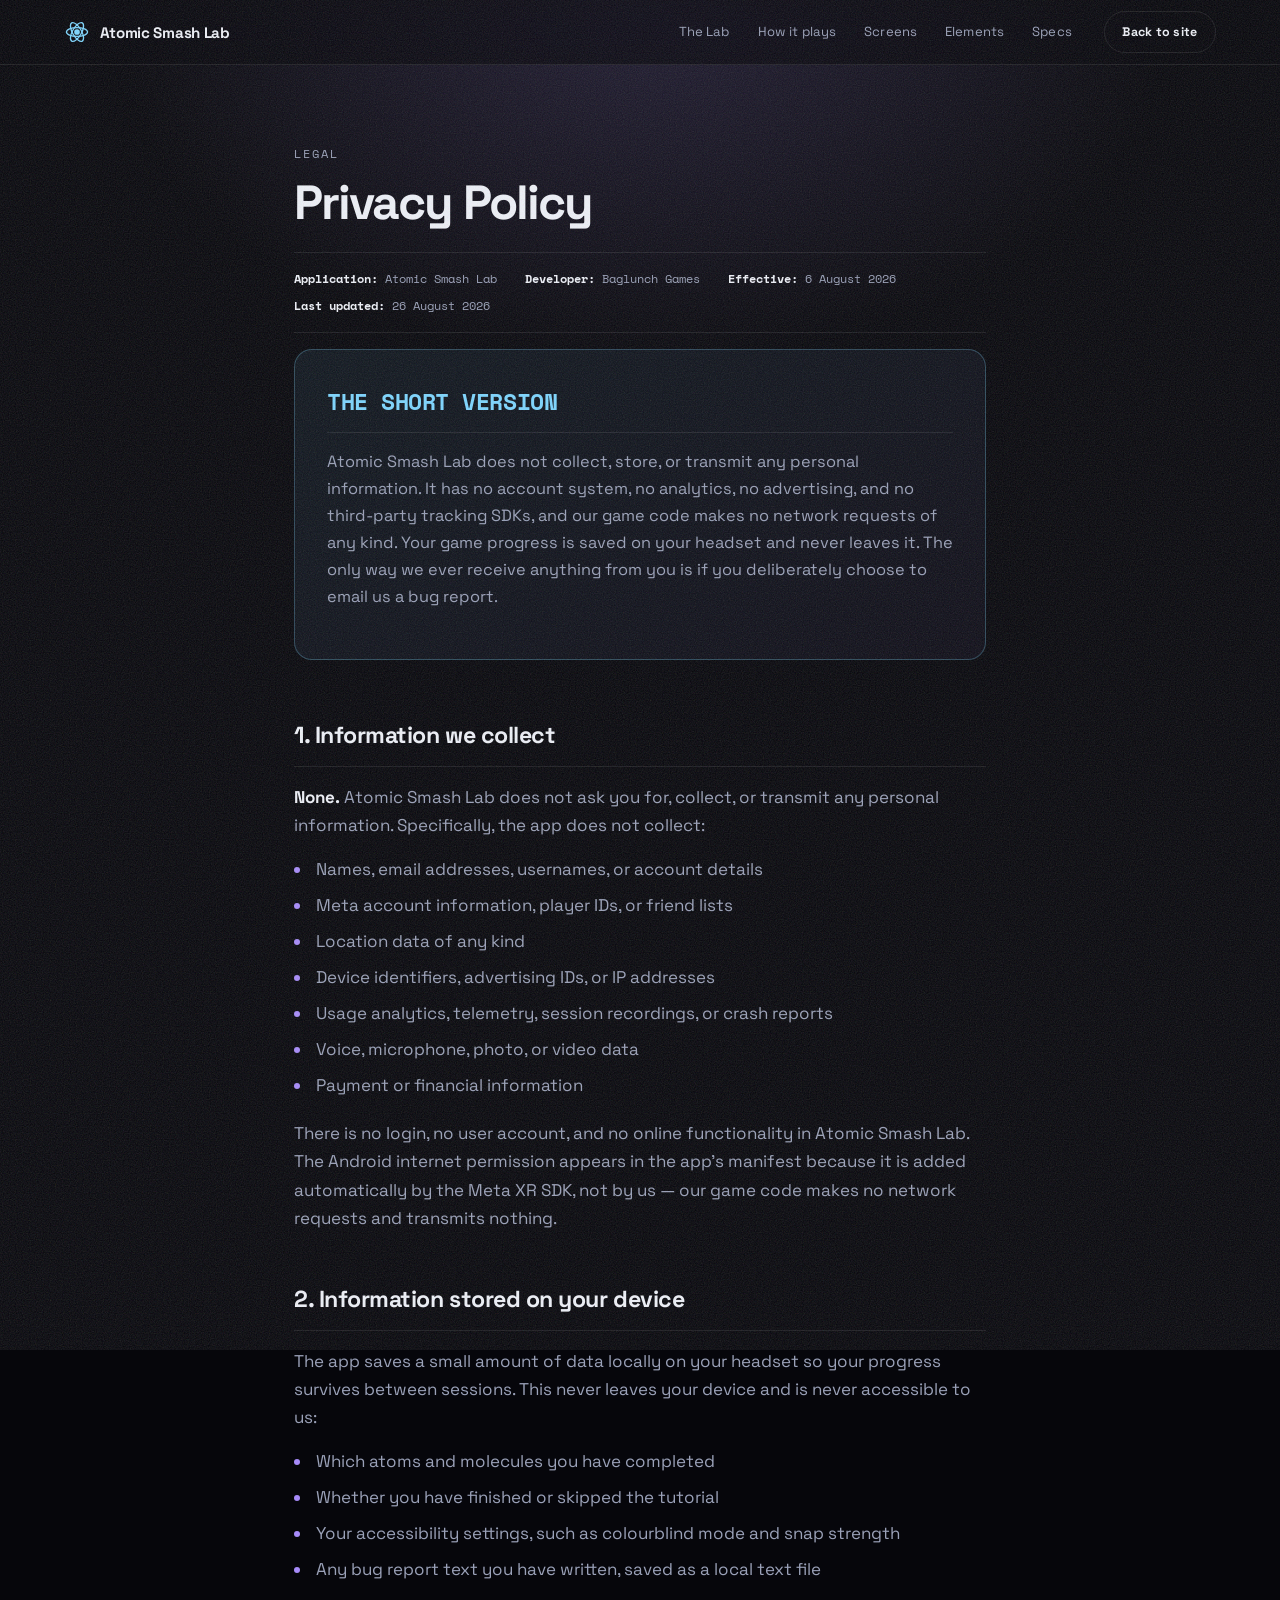
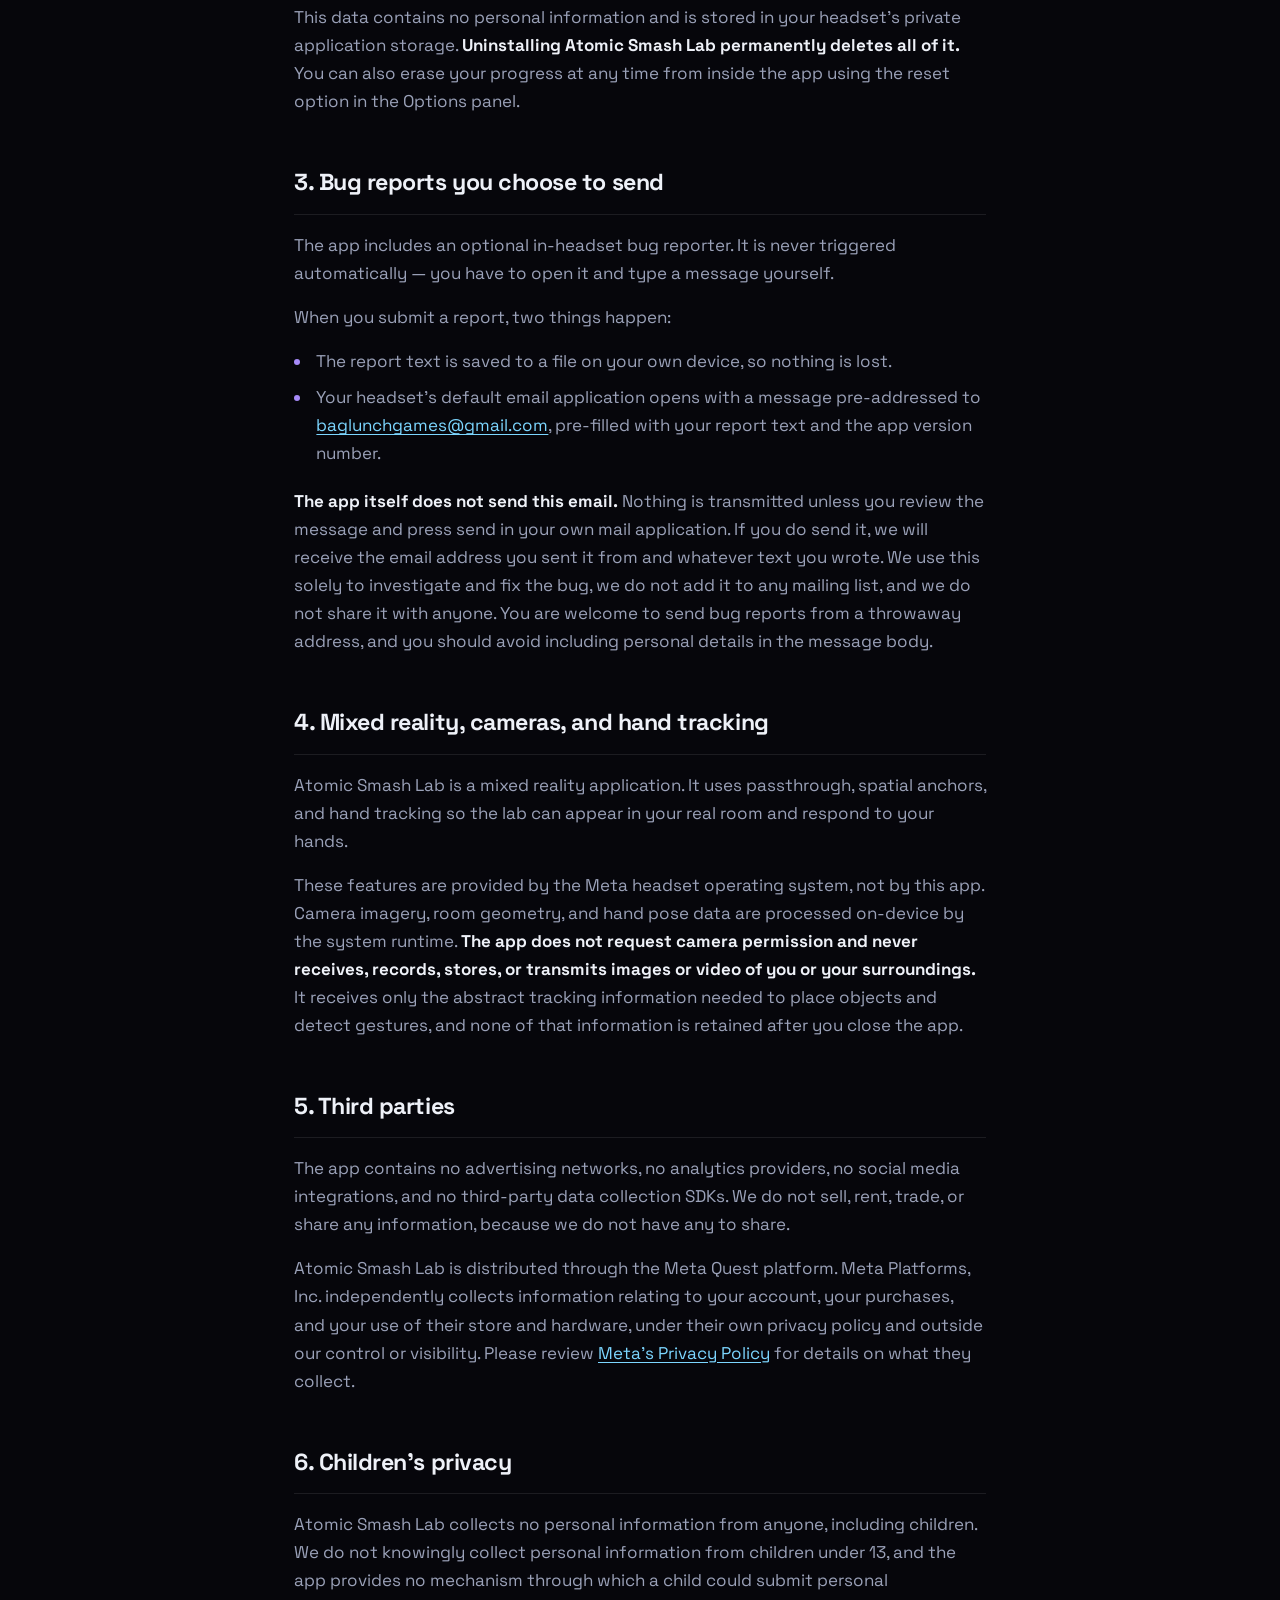
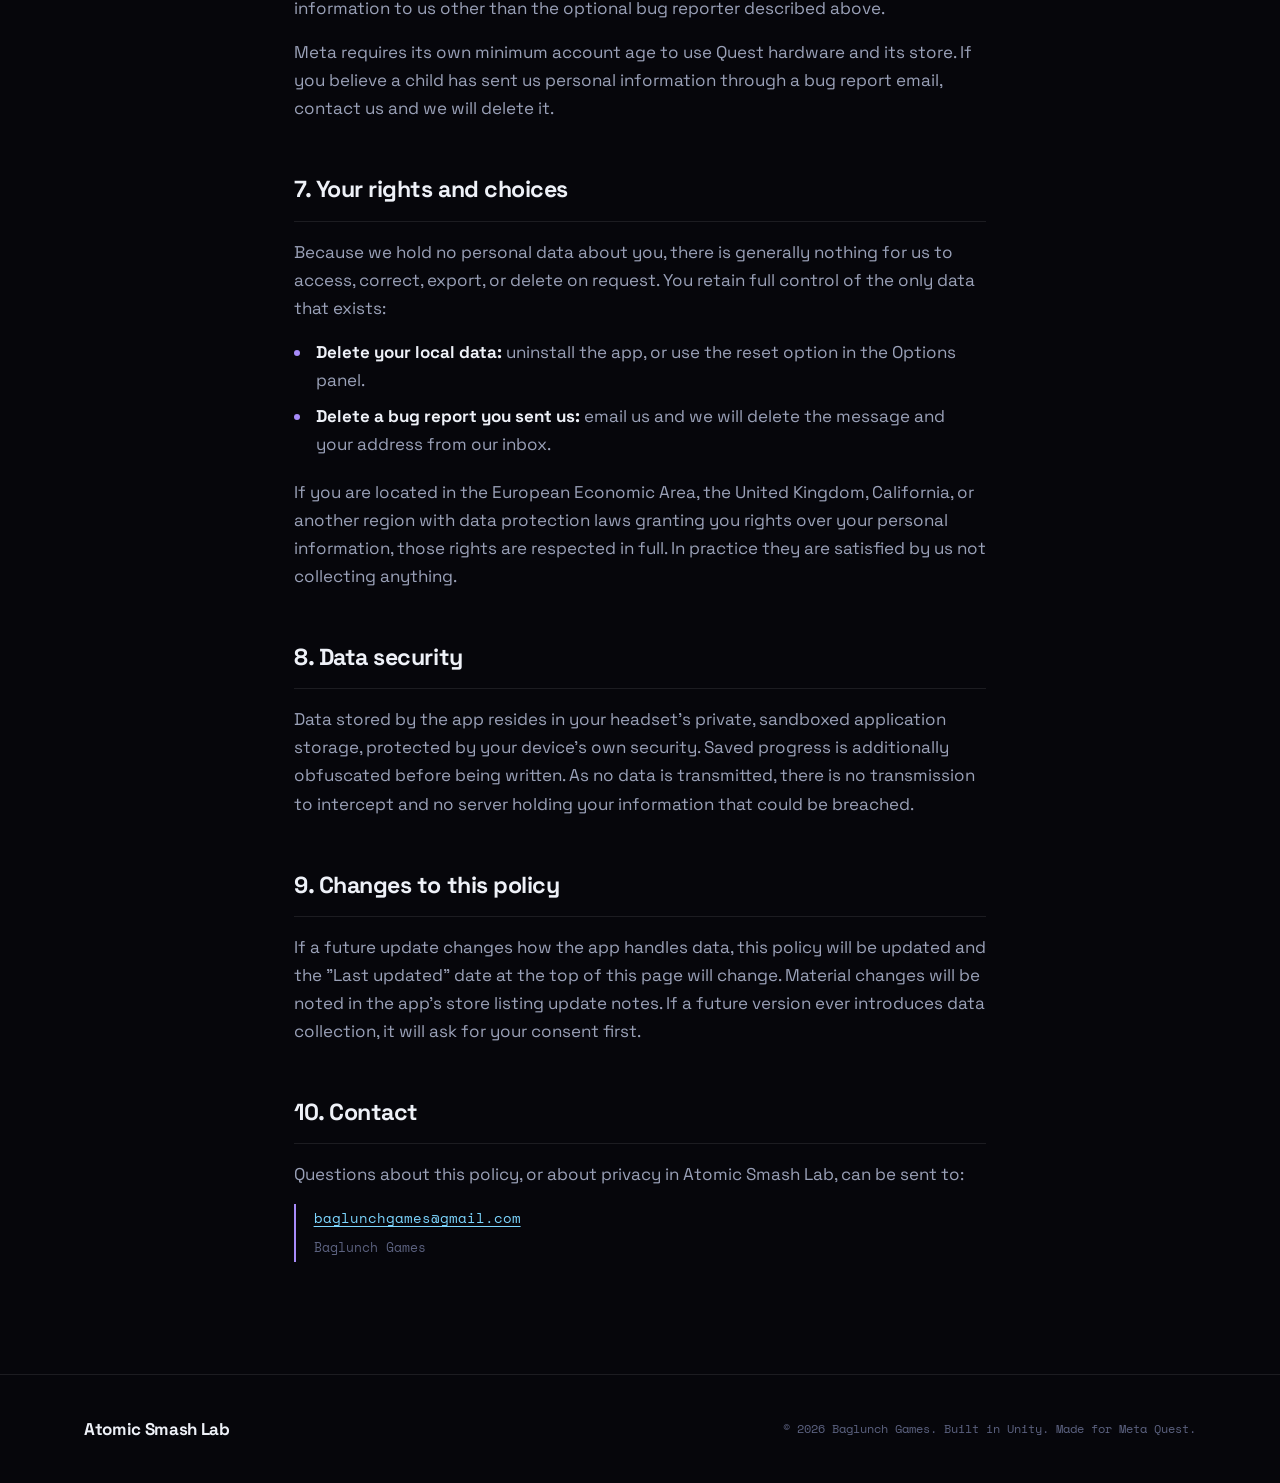
<file: privacy.html>
<!DOCTYPE html>
<html lang="en">
<head>
<meta charset="UTF-8">
<meta name="viewport" content="width=device-width, initial-scale=1">
<title>Privacy Policy — Atomic Smash Lab</title>
<meta name="description" content="Privacy policy for Atomic Smash Lab by Baglunch Games. The app collects no personal information and sends no data off your headset.">
<meta name="robots" content="index, follow">

<link rel="icon" href="data:image/svg+xml,%3Csvg xmlns='http://www.w3.org/2000/svg' viewBox='0 0 32 32'%3E%3Ccircle cx='16' cy='16' r='4' fill='%237CD6FF'/%3E%3Cellipse cx='16' cy='16' rx='14' ry='6' fill='none' stroke='%23A78BFA' stroke-width='1.5'/%3E%3Cellipse cx='16' cy='16' rx='14' ry='6' fill='none' stroke='%23A78BFA' stroke-width='1.5' transform='rotate(60 16 16)'/%3E%3Cellipse cx='16' cy='16' rx='14' ry='6' fill='none' stroke='%23A78BFA' stroke-width='1.5' transform='rotate(120 16 16)'/%3E%3C/svg%3E">

<link rel="preconnect" href="https://fonts.googleapis.com">
<link rel="preconnect" href="https://fonts.gstatic.com" crossorigin>
<link href="https://fonts.googleapis.com/css2?family=Space+Grotesk:wght@400;500;700&family=Space+Mono:wght@400;700&display=swap" rel="stylesheet">

<link rel="stylesheet" href="styles.css">
</head>
<body>

<div class="grain" aria-hidden="true"></div>

<header class="nav is-stuck">
  <a class="nav__brand" href="index.html">
    <span class="nav__mark" aria-hidden="true">
      <svg viewBox="0 0 32 32"><circle cx="16" cy="16" r="3.5"/><ellipse cx="16" cy="16" rx="13" ry="5.5"/><ellipse cx="16" cy="16" rx="13" ry="5.5" transform="rotate(60 16 16)"/><ellipse cx="16" cy="16" rx="13" ry="5.5" transform="rotate(120 16 16)"/></svg>
    </span>
    <span class="nav__name">Atomic&nbsp;Smash&nbsp;Lab</span>
  </a>
  <nav class="nav__links" aria-label="Main">
    <a href="index.html#lab">The Lab</a>
    <a href="index.html#build">How it plays</a>
    <a href="index.html#gallery">Screens</a>
    <a href="index.html#elements">Elements</a>
    <a href="index.html#specs">Specs</a>
  </nav>
  <a class="btn btn--sm" href="index.html">Back to site</a>
</header>

<main class="legal">
  <div class="wrap legal__wrap">

    <p class="kicker">Legal</p>
    <h1 class="big big--sm">Privacy Policy</h1>
    <p class="legal__dates">
      <span><b>Application:</b> Atomic Smash Lab</span>
      <span><b>Developer:</b> Baglunch Games</span>
      <span><b>Effective:</b> 6 August 2026</span>
      <span><b>Last updated:</b> 26 August 2026</span>
    </p>

    <div class="tldr">
      <h2>The short version</h2>
      <p>
        Atomic Smash Lab does not collect, store, or transmit any personal
        information. It has no account system, no analytics, no advertising, and
        no third-party tracking SDKs, and our game code makes no network
        requests of any kind. Your game progress is saved on your headset and
        never leaves it. The only way we ever receive anything from you is if
        you deliberately choose to email us a bug report.
      </p>
    </div>

    <section>
      <h2>1. Information we collect</h2>
      <p><b>None.</b> Atomic Smash Lab does not ask you for, collect, or transmit any personal information. Specifically, the app does not collect:</p>
      <ul>
        <li>Names, email addresses, usernames, or account details</li>
        <li>Meta account information, player IDs, or friend lists</li>
        <li>Location data of any kind</li>
        <li>Device identifiers, advertising IDs, or IP addresses</li>
        <li>Usage analytics, telemetry, session recordings, or crash reports</li>
        <li>Voice, microphone, photo, or video data</li>
        <li>Payment or financial information</li>
      </ul>
      <p>
        There is no login, no user account, and no online functionality in
        Atomic Smash Lab. The Android internet permission appears in the app's
        manifest because it is added automatically by the Meta XR SDK, not by
        us — our game code makes no network requests and transmits nothing.
      </p>
    </section>

    <section>
      <h2>2. Information stored on your device</h2>
      <p>
        The app saves a small amount of data locally on your headset so your
        progress survives between sessions. This never leaves your device and is
        never accessible to us:
      </p>
      <ul>
        <li>Which atoms and molecules you have completed</li>
        <li>Whether you have finished or skipped the tutorial</li>
        <li>Your accessibility settings, such as colourblind mode and snap strength</li>
        <li>Any bug report text you have written, saved as a local text file</li>
      </ul>
      <p>
        This data contains no personal information and is stored in your
        headset's private application storage. <b>Uninstalling Atomic Smash Lab
        permanently deletes all of it.</b> You can also erase your progress at any
        time from inside the app using the reset option in the Options panel.
      </p>
    </section>

    <section>
      <h2>3. Bug reports you choose to send</h2>
      <p>
        The app includes an optional in-headset bug reporter. It is never
        triggered automatically — you have to open it and type a message
        yourself.
      </p>
      <p>When you submit a report, two things happen:</p>
      <ul>
        <li>The report text is saved to a file on your own device, so nothing is lost.</li>
        <li>
          Your headset's default email application opens with a message
          pre-addressed to <a href="mailto:baglunchgames@gmail.com">baglunchgames@gmail.com</a>,
          pre-filled with your report text and the app version number.
        </li>
      </ul>
      <p>
        <b>The app itself does not send this email.</b> Nothing is transmitted
        unless you review the message and press send in your own mail
        application. If you do send it, we will receive the email address you
        sent it from and whatever text you wrote. We use this solely to
        investigate and fix the bug, we do not add it to any mailing list, and
        we do not share it with anyone. You are welcome to send bug reports
        from a throwaway address, and you should avoid including personal
        details in the message body.
      </p>
    </section>

    <section>
      <h2>4. Mixed reality, cameras, and hand tracking</h2>
      <p>
        Atomic Smash Lab is a mixed reality application. It uses passthrough,
        spatial anchors, and hand tracking so the lab can appear in your real
        room and respond to your hands.
      </p>
      <p>
        These features are provided by the Meta headset operating system, not by
        this app. Camera imagery, room geometry, and hand pose data are
        processed on-device by the system runtime. <b>The app does not request
        camera permission and never receives, records, stores, or transmits
        images or video of you or your surroundings.</b> It receives only the
        abstract tracking information needed to place objects and detect
        gestures, and none of that information is retained after you close the
        app.
      </p>
    </section>

    <section>
      <h2>5. Third parties</h2>
      <p>
        The app contains no advertising networks, no analytics providers, no
        social media integrations, and no third-party data collection SDKs. We
        do not sell, rent, trade, or share any information, because we do not
        have any to share.
      </p>
      <p>
        Atomic Smash Lab is distributed through the Meta Quest platform. Meta
        Platforms, Inc. independently collects information relating to your
        account, your purchases, and your use of their store and hardware, under
        their own privacy policy and outside our control or visibility. Please
        review
        <a href="https://www.meta.com/legal/privacy-policy/" target="_blank" rel="noopener noreferrer">Meta's Privacy Policy</a>
        for details on what they collect.
      </p>
    </section>

    <section>
      <h2>6. Children's privacy</h2>
      <p>
        Atomic Smash Lab collects no personal information from anyone, including
        children. We do not knowingly collect personal information from children
        under 13, and the app provides no mechanism through which a child could
        submit personal information to us other than the optional bug reporter
        described above.
      </p>
      <p>
        Meta requires its own minimum account age to use Quest hardware and its
        store. If you believe a child has sent us personal information through a
        bug report email, contact us and we will delete it.
      </p>
    </section>

    <section>
      <h2>7. Your rights and choices</h2>
      <p>
        Because we hold no personal data about you, there is generally nothing
        for us to access, correct, export, or delete on request. You retain full
        control of the only data that exists:
      </p>
      <ul>
        <li><b>Delete your local data:</b> uninstall the app, or use the reset option in the Options panel.</li>
        <li><b>Delete a bug report you sent us:</b> email us and we will delete the message and your address from our inbox.</li>
      </ul>
      <p>
        If you are located in the European Economic Area, the United Kingdom,
        California, or another region with data protection laws granting you
        rights over your personal information, those rights are respected in
        full. In practice they are satisfied by us not collecting anything.
      </p>
    </section>

    <section>
      <h2>8. Data security</h2>
      <p>
        Data stored by the app resides in your headset's private, sandboxed
        application storage, protected by your device's own security. Saved
        progress is additionally obfuscated before being written. As no data is
        transmitted, there is no transmission to intercept and no server holding
        your information that could be breached.
      </p>
    </section>

    <section>
      <h2>9. Changes to this policy</h2>
      <p>
        If a future update changes how the app handles data, this policy will be
        updated and the "Last updated" date at the top of this page will change.
        Material changes will be noted in the app's store listing update notes.
        If a future version ever introduces data collection, it will ask for your
        consent first.
      </p>
    </section>

    <section>
      <h2>10. Contact</h2>
      <p>
        Questions about this policy, or about privacy in Atomic Smash Lab, can
        be sent to:
      </p>
      <p class="legal__contact">
        <a href="mailto:baglunchgames@gmail.com">baglunchgames@gmail.com</a><br>
        <span>Baglunch Games</span>
      </p>
    </section>

  </div>
</main>

<footer class="foot">
  <div class="wrap foot__inner">
    <p class="foot__brand"><a href="index.html">Atomic Smash Lab</a></p>
    <p class="foot__copy">© <span id="year">2026</span> Baglunch Games. Built in Unity. Made for Meta Quest.</p>
  </div>
</footer>

<script>
  document.getElementById('year').textContent = new Date().getFullYear();
</script>
</body>
</html>
</file>
<file: styles.css>
/* ═══════════════════════════════════════════════════════════
   ATOMIC SMASH LAB — Baglunch Games
   ═══════════════════════════════════════════════════════════ */

:root{
  --bg:        #06060b;
  --bg-2:      #0b0b14;
  --ink:       #eef1f8;
  --ink-dim:   #9aa1b8;
  --ink-faint: #5c6280;

  --cyan:   #7cd6ff;
  --violet: #a78bfa;
  --gold:   #ffd84a;
  --hot:    #ff5f9e;

  --line: rgba(255,255,255,.09);
  --card: rgba(255,255,255,.028);

  --sans: 'Space Grotesk', -apple-system, BlinkMacSystemFont, 'Segoe UI', system-ui, sans-serif;
  --mono: 'Space Mono', ui-monospace, 'SF Mono', Menlo, monospace;

  --pad: clamp(1.25rem, 5vw, 5rem);
  --maxw: 1240px;
  --ease: cubic-bezier(.22,1,.36,1);
}

*,*::before,*::after{ box-sizing:border-box; }

html{ scroll-behavior:smooth; -webkit-text-size-adjust:100%; }

body{
  margin:0;
  background:var(--bg);
  color:var(--ink);
  font-family:var(--sans);
  font-size:clamp(1rem,.95rem + .2vw,1.0625rem);
  line-height:1.65;
  overflow-x:hidden;
  -webkit-font-smoothing:antialiased;
}

img,svg,canvas{ max-width:100%; display:block; }

a{ color:inherit; text-decoration:none; }

::selection{ background:var(--violet); color:#08080e; }

.wrap{ width:100%; max-width:var(--maxw); margin-inline:auto; padding-inline:var(--pad); }

/* ── film grain ───────────────────────────────────────────── */
.grain{
  position:fixed; inset:-50%;
  z-index:9999; pointer-events:none;
  opacity:.16;
  background-image:url("data:image/svg+xml,%3Csvg xmlns='http://www.w3.org/2000/svg' width='300' height='300'%3E%3Cfilter id='n'%3E%3CfeTurbulence type='fractalNoise' baseFrequency='.85' numOctaves='4'/%3E%3C/filter%3E%3Crect width='100%25' height='100%25' filter='url(%23n)'/%3E%3C/svg%3E");
  animation:grainShift 700ms steps(3) infinite;
}
@keyframes grainShift{
  0%{transform:translate(0,0)} 33%{transform:translate(-2%,1%)} 66%{transform:translate(1%,-2%)} 100%{transform:translate(0,0)}
}

/* ── cursor glow ──────────────────────────────────────────── */
.cursor-glow{
  position:fixed; top:0; left:0;
  width:640px; height:640px; margin:-320px 0 0 -320px;
  z-index:0; pointer-events:none; opacity:0;
  background:radial-gradient(circle, rgba(124,214,255,.10), rgba(167,139,250,.05) 42%, transparent 68%);
  transition:opacity .5s var(--ease);
  will-change:transform;
}

/* ═══════════ NAV ═══════════ */
.nav{
  position:fixed; inset:0 0 auto 0; z-index:100;
  display:flex; align-items:center; gap:2rem;
  padding:1rem var(--pad);
  transition:background .4s var(--ease), border-color .4s var(--ease), padding .4s var(--ease);
  border-bottom:1px solid transparent;
}
.nav.is-stuck{
  background:rgba(6,6,11,.72);
  backdrop-filter:blur(18px) saturate(160%);
  -webkit-backdrop-filter:blur(18px) saturate(160%);
  border-bottom-color:var(--line);
  padding-block:.7rem;
}
.nav__brand{ display:flex; align-items:center; gap:.6rem; margin-right:auto; }
.nav__mark svg{ width:26px; height:26px; fill:none; stroke:var(--cyan); stroke-width:1.6; }
.nav__mark svg circle{ fill:var(--cyan); stroke:none; }
.nav__mark{ animation:spin 18s linear infinite; transform-origin:center; }
@keyframes spin{ to{ transform:rotate(360deg) } }
.nav__name{ font-weight:700; letter-spacing:-.02em; font-size:.95rem; }

.nav__links{ display:flex; gap:1.75rem; }
.nav__links a{
  font-size:.82rem; color:var(--ink-dim); letter-spacing:.01em;
  position:relative; padding-block:.25rem; transition:color .25s;
}
.nav__links a::after{
  content:''; position:absolute; left:0; bottom:0; height:1px; width:0;
  background:var(--cyan); transition:width .3s var(--ease);
}
.nav__links a:hover{ color:var(--ink); }
.nav__links a:hover::after{ width:100%; }

@media (max-width:900px){ .nav__links{ display:none; } }

/* ═══════════ BUTTONS ═══════════ */
.btn{
  --bw:1px;
  display:inline-flex; align-items:center; justify-content:center;
  font-family:var(--sans); font-weight:700; font-size:.85rem;
  letter-spacing:.02em;
  padding:.85rem 1.5rem; border-radius:999px;
  border:var(--bw) solid var(--line);
  transition:transform .3s var(--ease), background .3s, border-color .3s, box-shadow .3s;
  white-space:nowrap; cursor:pointer;
}
.btn:hover{ transform:translateY(-2px); }
.btn--sm{ padding:.6rem 1.1rem; font-size:.78rem; }
.btn--lg{ padding:1.05rem 2rem; font-size:.95rem; }

.btn--primary{
  background:linear-gradient(115deg,var(--cyan),var(--violet));
  color:#07070d; border-color:transparent;
  box-shadow:0 0 0 rgba(124,214,255,0);
}
.btn--primary:hover{ box-shadow:0 14px 44px -12px rgba(124,214,255,.55); }

.btn--ghost{ color:var(--ink); background:rgba(255,255,255,.02); }
.btn--ghost:hover{ border-color:rgba(124,214,255,.5); background:rgba(124,214,255,.06); }

/* ═══════════ HERO ═══════════ */
.hero{
  position:relative; min-height:100svh;
  display:flex; align-items:center;
  padding:9rem 0 5rem;
  isolation:isolate; overflow:hidden;
}
.hero__canvas{
  position:absolute; inset:0; width:100%; height:100%;
  z-index:-2; opacity:.95;
}
.hero__aurora{
  position:absolute; inset:0; z-index:-1; pointer-events:none;
  background:
    radial-gradient(60% 50% at 78% 22%, rgba(167,139,250,.20), transparent 65%),
    radial-gradient(52% 44% at 14% 72%, rgba(124,214,255,.15), transparent 62%),
    radial-gradient(90% 70% at 50% 118%, rgba(255,95,158,.10), transparent 60%);
  animation:drift 22s ease-in-out infinite alternate;
}
@keyframes drift{ to{ transform:translate3d(0,-4%,0) scale(1.08) } }

.hero__inner{ position:relative; width:100%; max-width:var(--maxw); margin-inline:auto; padding-inline:var(--pad); }

.eyebrow{
  display:inline-flex; align-items:center; gap:.6rem;
  font-family:var(--mono); font-size:.72rem; letter-spacing:.16em; text-transform:uppercase;
  color:var(--ink-dim);
  border:1px solid var(--line); border-radius:999px;
  padding:.45rem 1rem; margin:0 0 1.75rem;
  background:rgba(255,255,255,.02); backdrop-filter:blur(8px);
}
.dot{ width:6px; height:6px; border-radius:50%; background:var(--cyan); box-shadow:0 0 12px var(--cyan); animation:pulse 2s ease-in-out infinite; }
@keyframes pulse{ 50%{ opacity:.35; transform:scale(.75) } }

.hero__title{
  margin:0 0 1.75rem;
  font-size:clamp(2.9rem, 11.5vw, 8.8rem);
  line-height:.88; font-weight:700; letter-spacing:-.045em;
  text-transform:uppercase;
}
.hero__title .line{ display:block; }
.hero__title em{
  font-style:normal;
  background:linear-gradient(100deg,var(--cyan) 0%,var(--violet) 48%,var(--hot) 100%);
  -webkit-background-clip:text; background-clip:text; color:transparent;
  background-size:200% 100%;
  animation:shimmer 7s ease-in-out infinite;
}
@keyframes shimmer{ 50%{ background-position:100% 0 } }
.hero__title .line--alt{
  -webkit-text-stroke:1.5px rgba(238,241,248,.42);
  color:transparent;
}

.hero__sub{
  max-width:47ch; margin:0 0 2.5rem;
  color:var(--ink-dim); font-size:clamp(1rem,.94rem + .38vw,1.2rem);
}
.hero__sub strong{ color:var(--ink); font-weight:700; }

.hero__cta{ display:flex; flex-wrap:wrap; gap:.85rem; margin-bottom:4rem; }

.stats{
  display:grid; grid-template-columns:repeat(auto-fit,minmax(150px,1fr));
  gap:1px; margin:0;
  background:var(--line); border:1px solid var(--line); border-radius:14px; overflow:hidden;
}
.stat{ background:rgba(9,9,16,.62); backdrop-filter:blur(10px); padding:1.15rem 1.25rem; }
.stat dt{ font-family:var(--mono); font-size:.66rem; letter-spacing:.14em; text-transform:uppercase; color:var(--ink-faint); }
.stat dd{ margin:.3rem 0 0; font-size:clamp(1.8rem,4vw,2.5rem); font-weight:700; letter-spacing:-.03em; line-height:1;
  background:linear-gradient(160deg,var(--ink),var(--ink-dim)); -webkit-background-clip:text; background-clip:text; color:transparent; }

.scroll-hint{ position:absolute; left:50%; bottom:1.75rem; translate:-50% 0; width:1px; height:52px; background:linear-gradient(var(--ink-faint),transparent); overflow:hidden; }
.scroll-hint span{ position:absolute; inset:0; background:var(--cyan); animation:trickle 2.4s var(--ease) infinite; }
@keyframes trickle{ 0%{transform:translateY(-100%)} 60%,100%{transform:translateY(100%)} }

/* ═══════════ MARQUEE ═══════════ */
.marquee{
  border-block:1px solid var(--line);
  background:rgba(255,255,255,.015);
  overflow:hidden; padding:1rem 0;
  mask-image:linear-gradient(90deg,transparent,#000 12%,#000 88%,transparent);
  -webkit-mask-image:linear-gradient(90deg,transparent,#000 12%,#000 88%,transparent);
}
.marquee__track{ display:flex; gap:3rem; width:max-content; animation:slide 42s linear infinite; }
.marquee__track span{
  font-family:var(--mono); font-size:1.05rem; font-weight:700;
  color:var(--ink-faint); letter-spacing:.05em;
}
.marquee__track span:nth-child(3n){ color:var(--cyan); opacity:.65; }
.marquee__track span:nth-child(7n){ color:var(--violet); opacity:.7; }
@keyframes slide{ to{ transform:translateX(-50%) } }

/* ═══════════ SECTIONS ═══════════ */
.section{ padding:clamp(5rem,12vw,9.5rem) 0; position:relative; }
.section--lab{ background:linear-gradient(180deg,var(--bg),var(--bg-2)); }
.section--elements{ background:var(--bg-2); }
.section--specs{ background:linear-gradient(180deg,var(--bg-2),var(--bg)); }

.kicker{
  font-family:var(--mono); font-size:.72rem; letter-spacing:.18em; text-transform:uppercase;
  color:var(--cyan); margin:0 0 1.1rem;
}
.big{
  font-size:clamp(2.1rem,6.2vw,4.4rem);
  line-height:1.02; font-weight:700; letter-spacing:-.04em;
  margin:0 0 2.25rem; max-width:18ch;
}
.big--sm{ font-size:clamp(1.9rem,4vw,3rem); }
.big em{
  font-style:normal;
  background:linear-gradient(100deg,var(--cyan),var(--violet));
  -webkit-background-clip:text; background-clip:text; color:transparent;
}
.lead{ color:var(--ink-dim); max-width:56ch; margin:0; }
.lead--wide{ max-width:64ch; margin-bottom:3rem; }
.lab__grid{ display:grid; grid-template-columns:repeat(auto-fit,minmax(300px,1fr)); gap:2rem 3rem; }

/* ═══════════ LOOP ═══════════ */
.loop{ list-style:none; padding:0; margin:0; display:grid; gap:1px; background:var(--line); border-block:1px solid var(--line); }
.loop__step{ background:var(--bg); padding:clamp(2rem,4vw,3.25rem) 0; position:relative; }
.loop__step{ display:grid; grid-template-columns:minmax(0,7rem) minmax(0,1fr); gap:1.5rem 2.5rem; align-items:start; }
.loop__num{
  font-family:var(--mono); font-size:clamp(2.2rem,5vw,3.4rem); font-weight:700; line-height:1;
  -webkit-text-stroke:1.2px var(--violet); color:transparent;
}
.loop__step h3{ margin:0 0 .75rem; font-size:clamp(1.35rem,2.6vw,1.9rem); letter-spacing:-.025em; grid-column:2; }
.loop__step p{ margin:0 0 .85rem; color:var(--ink-dim); max-width:60ch; grid-column:2; }
.loop__step b{ color:var(--cyan); font-weight:700; }
.loop__meta{ font-family:var(--mono); font-size:.76rem !important; color:var(--ink-faint) !important; letter-spacing:.02em; }
@media (max-width:640px){
  .loop__step{ grid-template-columns:1fr; }
  .loop__step h3,.loop__step p{ grid-column:1; }
}

/* ═══════════ PERIODIC SAMPLER ═══════════ */
.ptable{
  display:grid; grid-template-columns:repeat(auto-fill,minmax(84px,1fr));
  gap:.5rem; margin-bottom:2.5rem;
}
.el{
  position:relative; aspect-ratio:1; border:1px solid var(--line); border-radius:10px;
  background:var(--card); cursor:pointer; overflow:hidden;
  display:flex; flex-direction:column; justify-content:center; align-items:center; gap:.1rem;
  transition:transform .3s var(--ease), border-color .3s, background .3s;
  font-family:inherit; color:inherit;
}
.el::before{
  content:''; position:absolute; inset:0;
  background:radial-gradient(circle at 50% 120%, rgba(124,214,255,.30), transparent 70%);
  opacity:0; transition:opacity .35s;
}
.el:hover,.el:focus-visible{ transform:translateY(-4px); border-color:rgba(124,214,255,.45); outline:none; }
.el:hover::before,.el:focus-visible::before{ opacity:1; }
.el.is-active{ border-color:var(--cyan); background:rgba(124,214,255,.09); }
.el.is-active::before{ opacity:1; }
.el__z{ position:absolute; top:.4rem; left:.5rem; font-family:var(--mono); font-size:.62rem; color:var(--ink-faint); }
.el__s{ font-size:1.5rem; font-weight:700; letter-spacing:-.03em; line-height:1; position:relative; }
.el__n{ font-size:.62rem; color:var(--ink-dim); position:relative; text-align:center; padding-inline:.2rem; }

.readout{
  display:grid; grid-template-columns:minmax(0,200px) minmax(0,1fr); gap:2rem;
  border:1px solid var(--line); border-radius:18px; padding:clamp(1.5rem,3vw,2.25rem);
  background:linear-gradient(150deg,rgba(124,214,255,.05),rgba(167,139,250,.03));
}
.readout__tile{ display:flex; flex-direction:column; justify-content:center; gap:.15rem; border-right:1px solid var(--line); padding-right:1.5rem; }
.readout__num{ font-family:var(--mono); font-size:.8rem; color:var(--cyan); }
.readout__sym{ font-size:clamp(3rem,7vw,4.5rem); font-weight:700; letter-spacing:-.05em; line-height:.95; }
.readout__name{ color:var(--ink-dim); font-size:.95rem; }
.readout__label{ font-family:var(--mono); font-size:.68rem; letter-spacing:.16em; text-transform:uppercase; color:var(--ink-faint); margin:0 0 1rem; }
.readout__note{ color:var(--ink-dim); font-size:.92rem; margin:1.25rem 0 0; max-width:52ch; }

.recipe{ display:flex; flex-wrap:wrap; gap:.6rem; }
.part{
  display:flex; align-items:baseline; gap:.5rem;
  border:1px solid var(--line); border-radius:999px; padding:.5rem 1rem;
  background:rgba(0,0,0,.25);
}
.part__c{ font-family:var(--mono); font-weight:700; font-size:1.05rem; }
.part__l{ font-size:.75rem; color:var(--ink-dim); letter-spacing:.02em; }
.part--p .part__c{ color:var(--hot); }
.part--n .part__c{ color:var(--gold); }
.part--e .part__c{ color:var(--cyan); }

@media (max-width:640px){
  .readout{ grid-template-columns:1fr; }
  .readout__tile{ border-right:0; border-bottom:1px solid var(--line); padding:0 0 1.25rem; }
}

/* ═══════════ MOLECULES ═══════════ */
.mols{ display:grid; grid-template-columns:repeat(auto-fit,minmax(230px,1fr)); gap:1rem; }
.mol{
  border:1px solid var(--line); border-radius:16px; padding:1.6rem;
  background:var(--card); position:relative; overflow:hidden;
  transition:transform .35s var(--ease), border-color .35s;
}
.mol::after{
  content:''; position:absolute; inset:auto -30% -60% -30%; height:120px;
  background:radial-gradient(ellipse at 50% 100%, rgba(167,139,250,.28), transparent 70%);
  opacity:0; transition:opacity .4s;
}
.mol:hover{ transform:translateY(-5px); border-color:rgba(167,139,250,.45); }
.mol:hover::after{ opacity:1; }
.mol__f{ margin:0 0 .2rem; font-size:2.1rem; font-weight:700; letter-spacing:-.04em; position:relative;
  background:linear-gradient(115deg,var(--cyan),var(--violet)); -webkit-background-clip:text; background-clip:text; color:transparent; }
.mol__f sub{ font-size:.55em; }
.mol__n{ margin:0 0 .8rem; font-family:var(--mono); font-size:.72rem; letter-spacing:.14em; text-transform:uppercase; color:var(--ink-faint); position:relative; }
.mol__d{ margin:0; color:var(--ink-dim); font-size:.92rem; position:relative; }

/* ═══════════ BENTO ═══════════ */
.bento{ display:grid; grid-template-columns:repeat(auto-fit,minmax(260px,1fr)); gap:1rem; }
.cell{
  border:1px solid var(--line); border-radius:18px; padding:clamp(1.5rem,2.4vw,2rem);
  background:var(--card); position:relative; overflow:hidden;
  transition:border-color .35s, background .35s, transform .35s var(--ease);
}
.cell:hover{ border-color:rgba(124,214,255,.35); background:rgba(255,255,255,.045); transform:translateY(-3px); }
.cell--wide{ grid-column:span 2; }
.cell--accent{ background:linear-gradient(150deg,rgba(124,214,255,.09),rgba(167,139,250,.05)); border-color:rgba(124,214,255,.22); }
.cell h3{ margin:0 0 .7rem; font-size:1.2rem; letter-spacing:-.02em; }
.cell p{ margin:0; color:var(--ink-dim); font-size:.94rem; }
.cell b{ color:var(--cyan); font-weight:700; font-family:var(--mono); font-size:.9em; }
@media (max-width:720px){ .cell--wide{ grid-column:span 1; } }

/* ═══════════ SPECS + GET ═══════════ */
.specs__grid{ display:grid; grid-template-columns:repeat(auto-fit,minmax(320px,1fr)); gap:3rem; align-items:start; }
.spec{ margin:0; border-top:1px solid var(--line); }
.spec > div{ display:flex; justify-content:space-between; gap:1.5rem; padding:.9rem 0; border-bottom:1px solid var(--line); }
.spec dt{ font-family:var(--mono); font-size:.72rem; letter-spacing:.13em; text-transform:uppercase; color:var(--ink-faint); }
.spec dd{ margin:0; text-align:right; font-size:.95rem; }

.get{
  position:relative; overflow:hidden;
  border:1px solid rgba(124,214,255,.24); border-radius:22px;
  padding:clamp(2rem,4vw,2.75rem);
  background:linear-gradient(155deg,rgba(124,214,255,.09),rgba(167,139,250,.06) 55%,rgba(255,95,158,.05));
}
.get__glow{
  position:absolute; width:340px; height:340px; top:-140px; right:-110px; border-radius:50%;
  background:radial-gradient(circle,rgba(124,214,255,.30),transparent 68%);
  animation:breathe 9s ease-in-out infinite alternate;
}
@keyframes breathe{ to{ transform:scale(1.3) translate(-14px,20px); opacity:.6 } }
.get h3{ margin:0 0 .8rem; font-size:clamp(1.5rem,3vw,2.1rem); letter-spacing:-.03em; line-height:1.1; position:relative; }
.get p{ margin:0 0 1.75rem; color:var(--ink-dim); position:relative; max-width:38ch; }
.get .btn{ position:relative; }
.get__note{ margin:1.1rem 0 0 !important; font-family:var(--mono); font-size:.7rem; letter-spacing:.12em; text-transform:uppercase; color:var(--ink-faint); }

/* ═══════════ FOOTER ═══════════ */
.foot{ border-top:1px solid var(--line); padding:2.5rem 0; }
.foot__inner{ display:flex; flex-wrap:wrap; gap:1rem; justify-content:space-between; align-items:center; }
.foot__brand{ margin:0; font-weight:700; letter-spacing:-.02em; }
.foot__copy{ margin:0; font-family:var(--mono); font-size:.74rem; color:var(--ink-faint); }

/* ═══════════ LEGAL PAGE ═══════════ */
.legal{ padding:9rem 0 4rem; position:relative; }
.legal::before{
  content:''; position:absolute; inset:0 0 auto 0; height:520px; z-index:-1;
  background:radial-gradient(60% 100% at 50% 0%, rgba(167,139,250,.16), transparent 70%);
}
.legal__wrap{ max-width:820px; }
.legal h1{ max-width:none; margin-bottom:1.5rem; }

.legal__dates{
  display:flex; flex-wrap:wrap; gap:.5rem 1.75rem;
  font-family:var(--mono); font-size:.74rem; color:var(--ink-faint);
  border-block:1px solid var(--line); padding:1rem 0; margin:0 0 3rem;
}
.legal__dates b{ color:var(--ink-dim); font-weight:400; }

.tldr{
  border:1px solid rgba(124,214,255,.28); border-radius:18px;
  background:linear-gradient(150deg,rgba(124,214,255,.08),rgba(167,139,250,.05));
  padding:clamp(1.5rem,3vw,2rem); margin-bottom:3.5rem;
}
.tldr h2{
  margin:0 0 .75rem; font-size:.72rem; font-family:var(--mono);
  letter-spacing:.16em; text-transform:uppercase; color:var(--cyan);
}
.tldr p{ margin:0; color:var(--ink); font-size:1.02rem; }

.legal section{ margin-bottom:3rem; }
.legal h2{
  font-size:clamp(1.15rem,2.2vw,1.45rem); letter-spacing:-.02em;
  margin:0 0 1rem; padding-bottom:.75rem; border-bottom:1px solid var(--line);
}
.legal p{ color:var(--ink-dim); margin:0 0 1rem; }
.legal b{ color:var(--ink); font-weight:700; }
.legal ul{ margin:0 0 1.25rem; padding-left:1.1rem; color:var(--ink-dim); }
.legal li{ margin-bottom:.5rem; padding-left:.3rem; }
.legal li::marker{ color:var(--violet); }
.legal a{ color:var(--cyan); text-decoration:underline; text-underline-offset:3px; text-decoration-thickness:1px; transition:color .25s; }
.legal a:hover{ color:var(--violet); }

.legal__contact{
  font-family:var(--mono); font-size:.9rem; line-height:2;
  border-left:2px solid var(--violet); padding-left:1.1rem;
}
.legal__contact span{ color:var(--ink-faint); font-size:.8rem; }

.foot__brand a{ transition:color .25s; }
.foot__brand a:hover{ color:var(--cyan); }
.foot__links{ display:flex; gap:1.5rem; margin:0; }
.foot__links a{ font-size:.8rem; color:var(--ink-dim); transition:color .25s; }
.foot__links a:hover{ color:var(--cyan); }

/* ═══════════ REVEAL ═══════════ */
.reveal{ opacity:0; transform:translateY(26px); transition:opacity .85s var(--ease) var(--d,0s), transform .85s var(--ease) var(--d,0s); }
.reveal.is-in{ opacity:1; transform:none; }

@media (prefers-reduced-motion:reduce){
  *,*::before,*::after{ animation-duration:.01ms !important; animation-iteration-count:1 !important; transition-duration:.01ms !important; }
  .reveal{ opacity:1; transform:none; }
  html{ scroll-behavior:auto; }
  .grain{ display:none; }
}

/* ── screenshot gallery ─────────────────────────────────── */
.section--shots{ background:linear-gradient(180deg,var(--bg),var(--bg-2)); }

.shots{
  display:grid;
  grid-template-columns:repeat(auto-fit,minmax(320px,1fr));
  gap:2.25rem 1.75rem;
  margin-top:3rem;
}
.shot{ margin:0; display:flex; flex-direction:column; gap:.85rem; }

.shot__btn{
  display:block; padding:0; border:1px solid var(--line); background:var(--card);
  cursor:pointer; overflow:hidden; position:relative; line-height:0;
  transition:border-color .4s var(--ease), transform .4s var(--ease);
}
.shot__btn::after{
  content:""; position:absolute; inset:0; pointer-events:none;
  background:linear-gradient(180deg,transparent 55%,rgba(6,6,11,.5));
  opacity:0; transition:opacity .4s var(--ease);
}
.shot__btn img{ width:100%; height:auto; aspect-ratio:16/9; object-fit:cover; display:block; }
.shot__btn:hover, .shot__btn:focus-visible{ border-color:var(--cyan); transform:translateY(-3px); }
.shot__btn:hover::after, .shot__btn:focus-visible::after{ opacity:1; }
.shot__btn:focus-visible{ outline:2px solid var(--cyan); outline-offset:3px; }

.shot__cap{ font-size:.86rem; color:var(--ink-dim); line-height:1.55; }
.shot__cap b{
  display:block; color:var(--ink); font-weight:500;
  font-family:var(--mono); font-size:.7rem; letter-spacing:.14em;
  text-transform:uppercase; margin-bottom:.35rem;
}

/* ── screenshot popup (dismiss only, never full-screen) ── */
.lb{
  position:fixed; inset:0; z-index:200;
  display:flex; align-items:center; justify-content:center;
  padding:clamp(1rem,4vw,2.5rem);
  background:rgba(4,4,9,.8); backdrop-filter:blur(10px);
  opacity:0; transition:opacity .3s var(--ease);
}
.lb[hidden]{ display:none; }
.lb.is-open{ opacity:1; }

/* deliberately narrower than the page's content column (--maxw 1240px) */
.lb__card{
  position:relative;
  width:min(640px, 92vw);
  max-height:88vh; overflow:auto;
  background:var(--bg-2); border:1px solid var(--line);
  box-shadow:0 26px 80px rgba(0,0,0,.7);
  transform:translateY(8px) scale(.985);
  transition:transform .3s var(--ease);
}
.lb.is-open .lb__card{ transform:none; }

.lb__img{ display:block; width:100%; height:auto; aspect-ratio:16/9; object-fit:cover; }
.lb__cap{
  margin:0; padding:1rem 1.25rem 1.15rem;
  color:var(--ink-dim); font-size:.88rem; line-height:1.55;
  border-top:1px solid var(--line);
}
.lb__cap b{
  display:block; color:var(--ink); font-weight:500;
  font-family:var(--mono); font-size:.7rem; letter-spacing:.14em;
  text-transform:uppercase; margin-bottom:.3rem;
}

.lb__close{
  position:absolute; top:.6rem; right:.6rem; z-index:2;
  width:2.25rem; height:2.25rem; font-size:1.35rem; line-height:1;
  color:var(--ink); background:rgba(6,6,11,.72); border:1px solid var(--line);
  cursor:pointer; transition:background .25s var(--ease), border-color .25s var(--ease);
}
.lb__close:hover{ background:rgba(6,6,11,.95); border-color:var(--cyan); }
.lb__close:focus-visible{ outline:2px solid var(--cyan); outline-offset:2px; }

@media (prefers-reduced-motion:reduce){
  .lb, .lb__card{ transition:none; }
}
</file>
